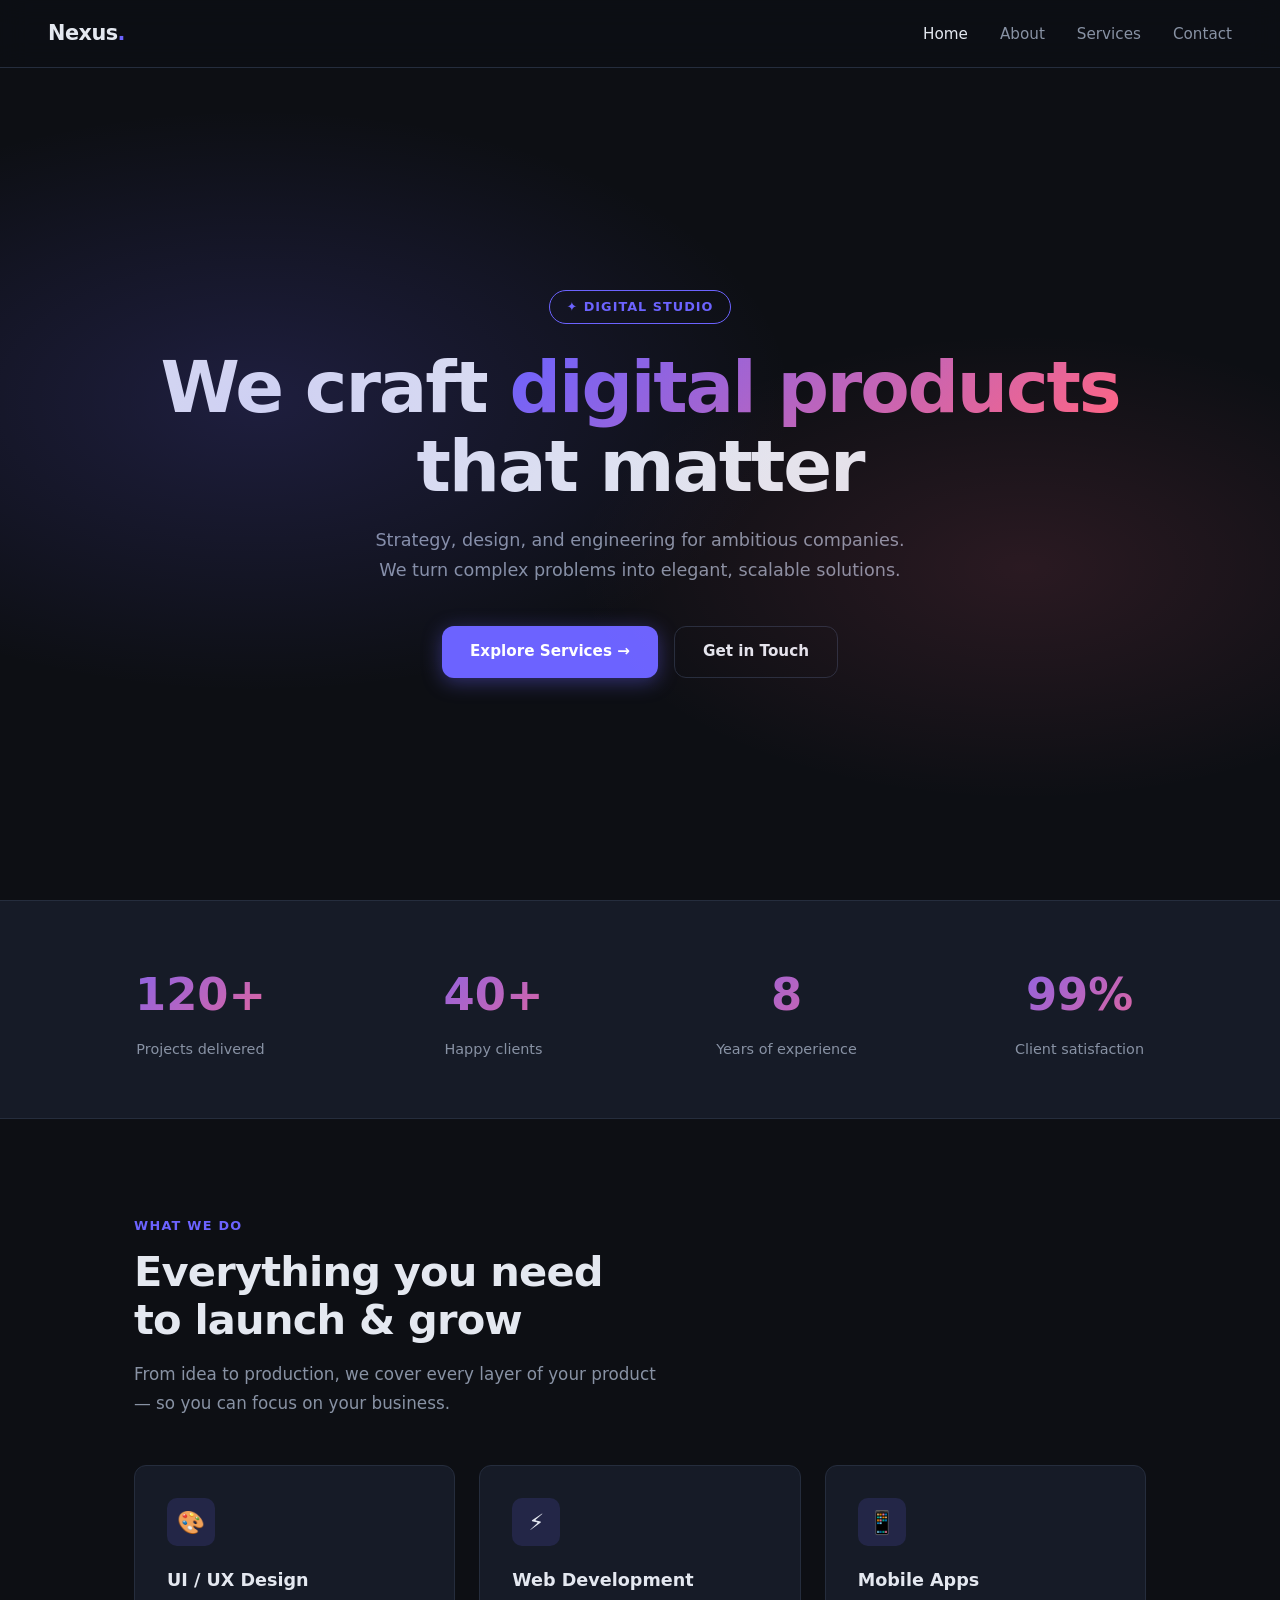
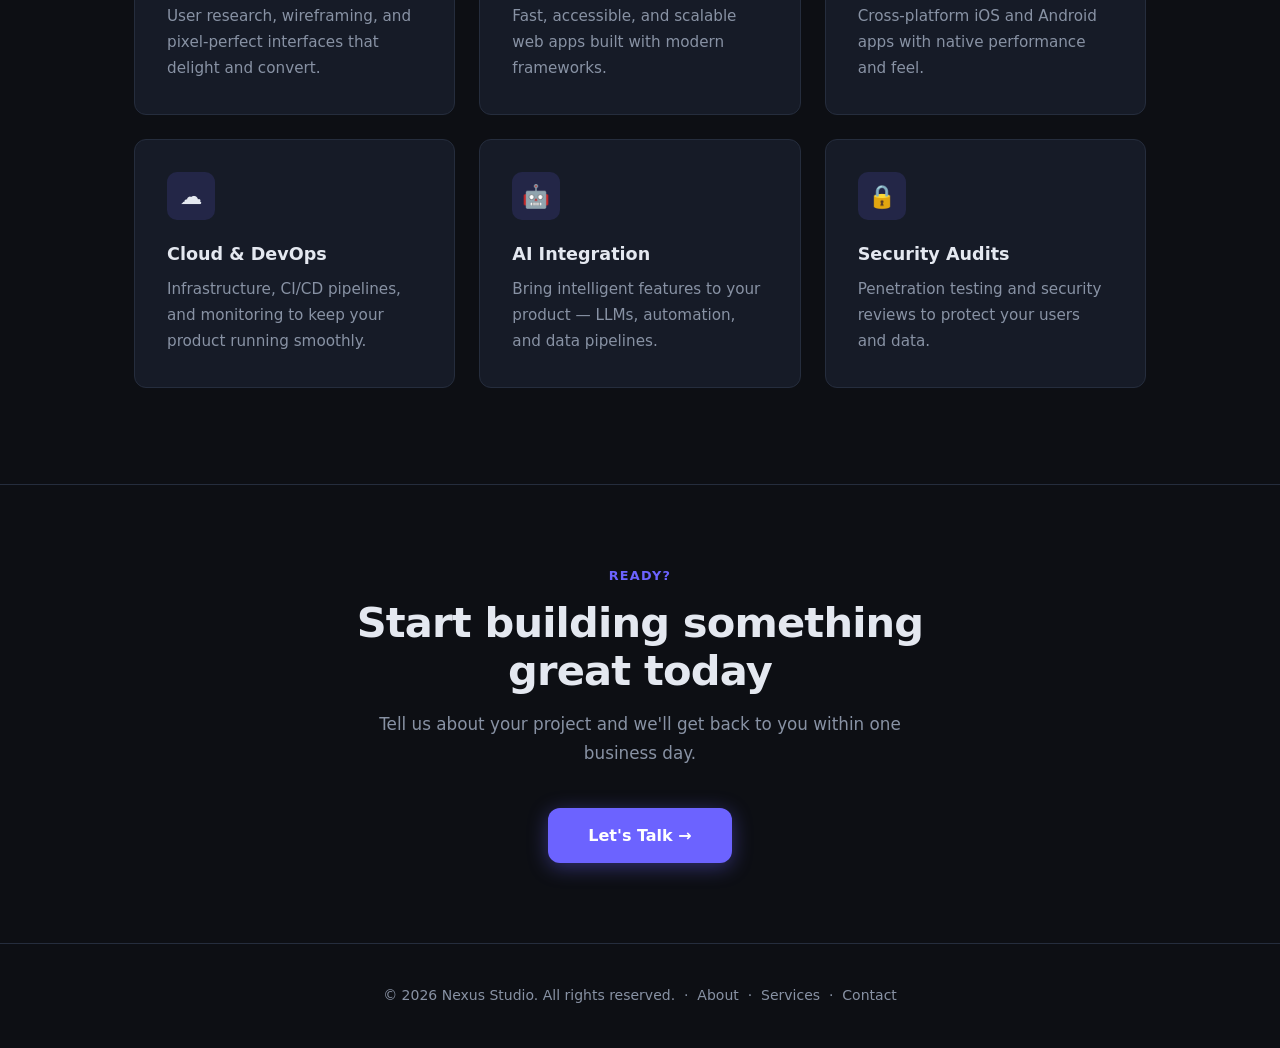
<file: index.html>
<!DOCTYPE html>
<html lang="en">
<head>
  <meta charset="UTF-8" />
  <meta name="viewport" content="width=device-width, initial-scale=1.0" />
  <title>Nexus Studio — Home</title>
  <link rel="stylesheet" href="style.css" />


<!-- Google Tag Manager -->
<script>(function(w,d,s,l,i){w[l]=w[l]||[];w[l].push({'gtm.start':
new Date().getTime(),event:'gtm.js'});var f=d.getElementsByTagName(s)[0],
j=d.createElement(s),dl=l!='dataLayer'?'&l='+l:'';j.async=true;j.src=
'https://www.googletagmanager.com/gtm.js?id='+i+dl;f.parentNode.insertBefore(j,f);
})(window,document,'script','dataLayer','GTM-WT7SDMKH');</script>
<!-- End Google Tag Manager -->


</head>
<body>


<!-- Google Tag Manager (noscript) -->
<noscript><iframe src="https://www.googletagmanager.com/ns.html?id=GTM-WT7SDMKH"
height="0" width="0" style="display:none;visibility:hidden"></iframe></noscript>
<!-- End Google Tag Manager (noscript) -->

<!-- ── Navigation ── -->
<nav>
  <a href="index.html" class="nav-logo">Nexus<span>.</span></a>
  <ul class="nav-links">
    <li><a href="index.html" class="active">Home</a></li>
    <li><a href="about.html">About</a></li>
    <li><a href="services.html">Services</a></li>
    <li><a href="contact.html">Contact</a></li>
  </ul>
  <button class="nav-burger" onclick="toggleMenu()" aria-label="Menu">
    <span></span><span></span><span></span>
  </button>
</nav>

<main>

  <!-- ── Hero ── -->
  <section class="hero">
    <div class="hero-bg"></div>
    <div>
      <div class="hero-badge">✦ Digital Studio</div>
      <h1>We craft <span class="grad">digital products</span><br>that matter</h1>
      <p>Strategy, design, and engineering for ambitious companies. We turn complex problems into elegant, scalable solutions.</p>
      <div class="btn-group">
        <a href="services.html" class="btn btn-primary">Explore Services →</a>
        <a href="contact.html" class="btn btn-outline">Get in Touch</a>
      </div>
    </div>
  </section>

  <!-- ── Stats ── -->
  <div class="stats-band">
    <div class="stats-inner">
      <div>
        <div class="stat-num">120+</div>
        <div class="stat-label">Projects delivered</div>
      </div>
      <div>
        <div class="stat-num">40+</div>
        <div class="stat-label">Happy clients</div>
      </div>
      <div>
        <div class="stat-num">8</div>
        <div class="stat-label">Years of experience</div>
      </div>
      <div>
        <div class="stat-num">99%</div>
        <div class="stat-label">Client satisfaction</div>
      </div>
    </div>
  </div>

  <!-- ── What we do ── -->
  <section class="section">
    <div class="section-label">What we do</div>
    <h2 class="section-title">Everything you need<br>to launch & grow</h2>
    <p class="section-sub">From idea to production, we cover every layer of your product — so you can focus on your business.</p>
    <div class="cards">
      <div class="card">
        <div class="card-icon">🎨</div>
        <h3>UI / UX Design</h3>
        <p>User research, wireframing, and pixel-perfect interfaces that delight and convert.</p>
      </div>
      <div class="card">
        <div class="card-icon">⚡</div>
        <h3>Web Development</h3>
        <p>Fast, accessible, and scalable web apps built with modern frameworks.</p>
      </div>
      <div class="card">
        <div class="card-icon">📱</div>
        <h3>Mobile Apps</h3>
        <p>Cross-platform iOS and Android apps with native performance and feel.</p>
      </div>
      <div class="card">
        <div class="card-icon">☁️</div>
        <h3>Cloud & DevOps</h3>
        <p>Infrastructure, CI/CD pipelines, and monitoring to keep your product running smoothly.</p>
      </div>
      <div class="card">
        <div class="card-icon">🤖</div>
        <h3>AI Integration</h3>
        <p>Bring intelligent features to your product — LLMs, automation, and data pipelines.</p>
      </div>
      <div class="card">
        <div class="card-icon">🔒</div>
        <h3>Security Audits</h3>
        <p>Penetration testing and security reviews to protect your users and data.</p>
      </div>
    </div>
  </section>

  <hr class="divider">

  <!-- ── CTA ── -->
  <section class="section" style="text-align:center; padding-top:5rem; padding-bottom:5rem;">
    <div class="section-label">Ready?</div>
    <h2 class="section-title" style="max-width:600px; margin:0 auto 1rem;">Start building something great today</h2>
    <p class="section-sub" style="margin:0 auto 2.5rem;">Tell us about your project and we'll get back to you within one business day.</p>
    <a href="contact.html" class="btn btn-primary" style="font-size:1rem; padding:.9rem 2.5rem;">Let's Talk →</a>
  </section>

</main>

<footer>
  <p>&copy; 2026 Nexus Studio. All rights reserved. &nbsp;·&nbsp;
    <a href="about.html">About</a> &nbsp;·&nbsp;
    <a href="services.html">Services</a> &nbsp;·&nbsp;
    <a href="contact.html">Contact</a>
  </p>
</footer>

<script>
  function toggleMenu() {
    document.querySelector('.nav-links').classList.toggle('open');
  }
</script>
</body>
</html>
</file>
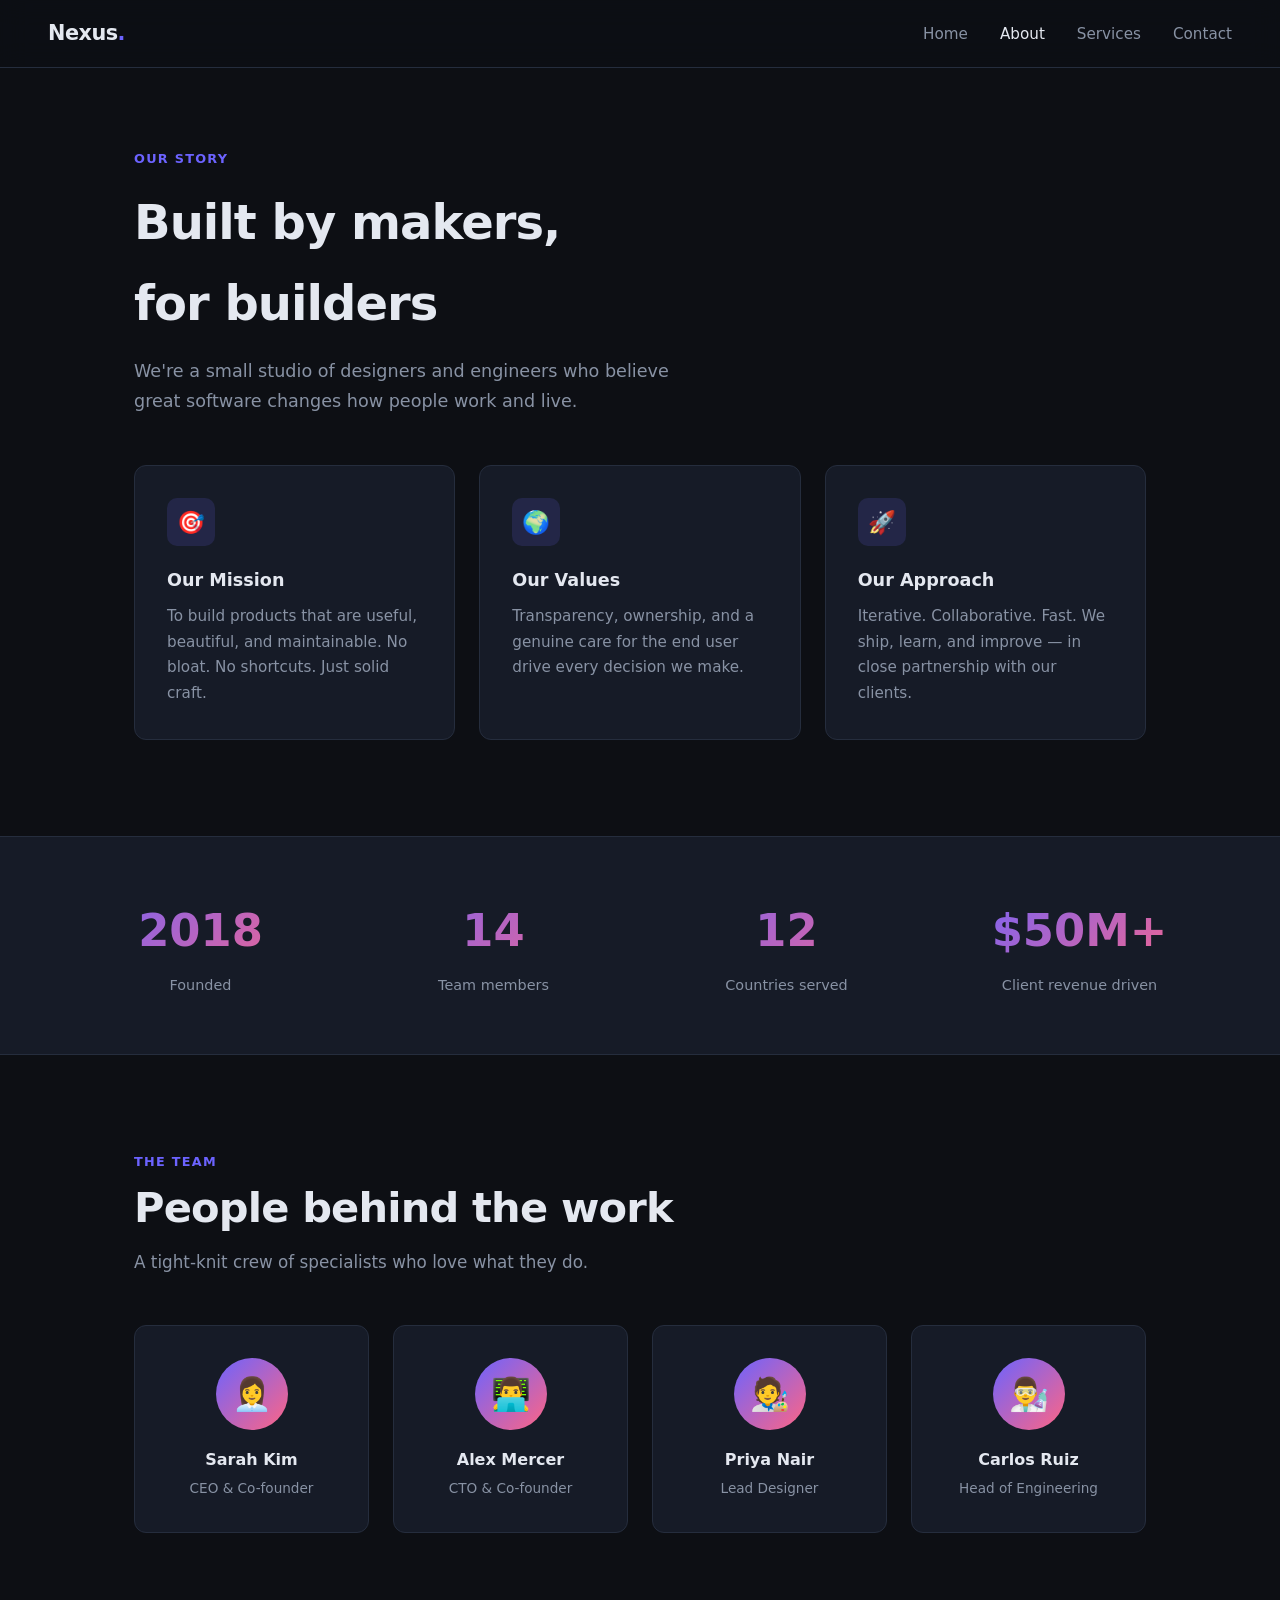
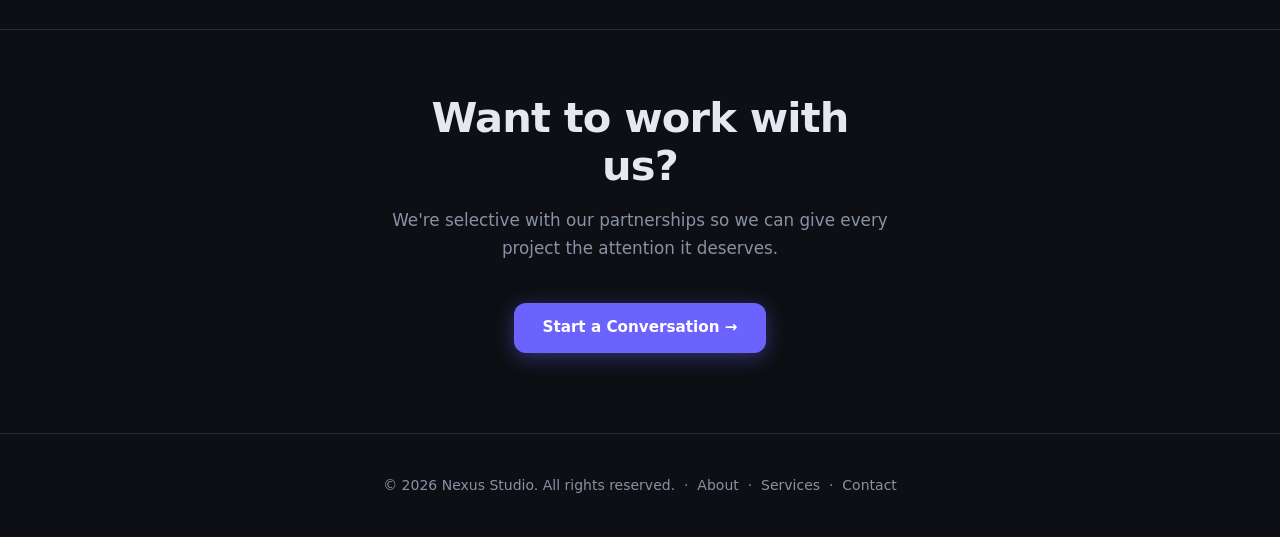
<file: about.html>
<!DOCTYPE html>
<html lang="en">
<head>
  <meta charset="UTF-8" />
  <meta name="viewport" content="width=device-width, initial-scale=1.0" />
  <title>Nexus Studio — About</title>
  <link rel="stylesheet" href="style.css" />
</head>
<body>

<nav>
  <a href="index.html" class="nav-logo">Nexus<span>.</span></a>
  <ul class="nav-links">
    <li><a href="index.html">Home</a></li>
    <li><a href="about.html" class="active">About</a></li>
    <li><a href="services.html">Services</a></li>
    <li><a href="contact.html">Contact</a></li>
  </ul>
  <button class="nav-burger" onclick="toggleMenu()" aria-label="Menu">
    <span></span><span></span><span></span>
  </button>
</nav>

<main>

  <div class="page-hero">
    <div class="section-label">Our story</div>
    <h1>Built by makers,<br>for builders</h1>
    <p>We're a small studio of designers and engineers who believe great software changes how people work and live.</p>
  </div>

  <!-- ── Mission ── -->
  <section class="section" style="padding-top:0">
    <div class="cards" style="grid-template-columns: repeat(auto-fit, minmax(280px,1fr))">
      <div class="card">
        <div class="card-icon">🎯</div>
        <h3>Our Mission</h3>
        <p>To build products that are useful, beautiful, and maintainable. No bloat. No shortcuts. Just solid craft.</p>
      </div>
      <div class="card">
        <div class="card-icon">🌍</div>
        <h3>Our Values</h3>
        <p>Transparency, ownership, and a genuine care for the end user drive every decision we make.</p>
      </div>
      <div class="card">
        <div class="card-icon">🚀</div>
        <h3>Our Approach</h3>
        <p>Iterative. Collaborative. Fast. We ship, learn, and improve — in close partnership with our clients.</p>
      </div>
    </div>
  </section>

  <!-- ── Stats ── -->
  <div class="stats-band">
    <div class="stats-inner">
      <div>
        <div class="stat-num">2018</div>
        <div class="stat-label">Founded</div>
      </div>
      <div>
        <div class="stat-num">14</div>
        <div class="stat-label">Team members</div>
      </div>
      <div>
        <div class="stat-num">12</div>
        <div class="stat-label">Countries served</div>
      </div>
      <div>
        <div class="stat-num">$50M+</div>
        <div class="stat-label">Client revenue driven</div>
      </div>
    </div>
  </div>

  <!-- ── Team ── -->
  <section class="section">
    <div class="section-label">The team</div>
    <h2 class="section-title">People behind the work</h2>
    <p class="section-sub">A tight-knit crew of specialists who love what they do.</p>
    <div class="team-grid">
      <div class="team-card">
        <div class="avatar">👩‍💼</div>
        <h3>Sarah Kim</h3>
        <p>CEO & Co-founder</p>
      </div>
      <div class="team-card">
        <div class="avatar">👨‍💻</div>
        <h3>Alex Mercer</h3>
        <p>CTO & Co-founder</p>
      </div>
      <div class="team-card">
        <div class="avatar">🧑‍🎨</div>
        <h3>Priya Nair</h3>
        <p>Lead Designer</p>
      </div>
      <div class="team-card">
        <div class="avatar">👨‍🔬</div>
        <h3>Carlos Ruiz</h3>
        <p>Head of Engineering</p>
      </div>
    </div>
  </section>

  <hr class="divider">

  <!-- ── CTA ── -->
  <section class="section" style="text-align:center; padding-top:4rem; padding-bottom:5rem;">
    <h2 class="section-title" style="max-width:500px; margin:0 auto 1rem;">Want to work with us?</h2>
    <p class="section-sub" style="margin:0 auto 2.5rem;">We're selective with our partnerships so we can give every project the attention it deserves.</p>
    <a href="contact.html" class="btn btn-primary">Start a Conversation →</a>
  </section>

</main>

<footer>
  <p>&copy; 2026 Nexus Studio. All rights reserved. &nbsp;·&nbsp;
    <a href="about.html">About</a> &nbsp;·&nbsp;
    <a href="services.html">Services</a> &nbsp;·&nbsp;
    <a href="contact.html">Contact</a>
  </p>
</footer>

<script>
  function toggleMenu() {
    document.querySelector('.nav-links').classList.toggle('open');
  }
</script>
</body>
</html>
</file>
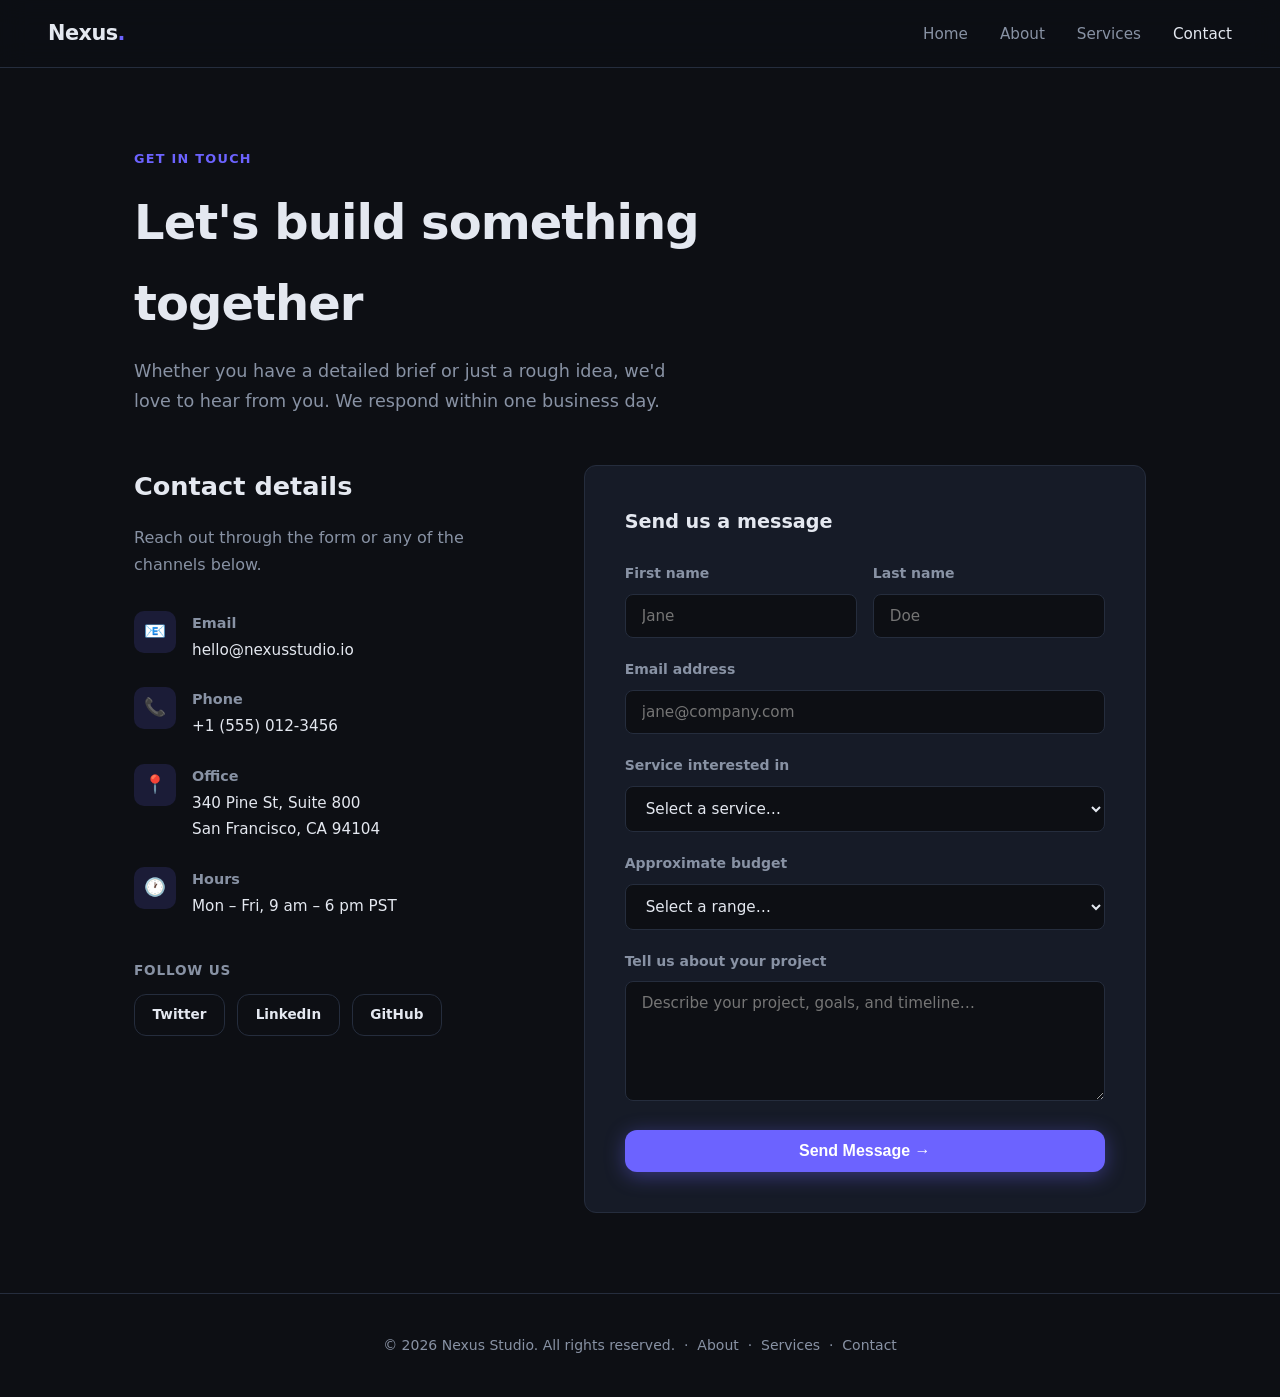
<file: contact.html>
<!DOCTYPE html>
<html lang="en">
<head>
  <meta charset="UTF-8" />
  <meta name="viewport" content="width=device-width, initial-scale=1.0" />
  <title>Nexus Studio — Contact</title>
  <link rel="stylesheet" href="style.css" />
</head>
<body>

<nav>
  <a href="index.html" class="nav-logo">Nexus<span>.</span></a>
  <ul class="nav-links">
    <li><a href="index.html">Home</a></li>
    <li><a href="about.html">About</a></li>
    <li><a href="services.html">Services</a></li>
    <li><a href="contact.html" class="active">Contact</a></li>
  </ul>
  <button class="nav-burger" onclick="toggleMenu()" aria-label="Menu">
    <span></span><span></span><span></span>
  </button>
</nav>

<main>

  <div class="page-hero">
    <div class="section-label">Get in touch</div>
    <h1>Let's build something<br>together</h1>
    <p>Whether you have a detailed brief or just a rough idea, we'd love to hear from you. We respond within one business day.</p>
  </div>

  <section class="section" style="padding-top:0; padding-bottom:5rem">
    <div class="contact-grid">

      <!-- Contact Info -->
      <div class="contact-info">
        <h2>Contact details</h2>
        <p>Reach out through the form or any of the channels below.</p>

        <div class="contact-item">
          <div class="contact-item-icon">📧</div>
          <div>
            <h4>Email</h4>
            <p>hello@nexusstudio.io</p>
          </div>
        </div>

        <div class="contact-item">
          <div class="contact-item-icon">📞</div>
          <div>
            <h4>Phone</h4>
            <p>+1 (555) 012-3456</p>
          </div>
        </div>

        <div class="contact-item">
          <div class="contact-item-icon">📍</div>
          <div>
            <h4>Office</h4>
            <p>340 Pine St, Suite 800<br>San Francisco, CA 94104</p>
          </div>
        </div>

        <div class="contact-item">
          <div class="contact-item-icon">🕐</div>
          <div>
            <h4>Hours</h4>
            <p>Mon – Fri, 9 am – 6 pm PST</p>
          </div>
        </div>

        <div style="margin-top:2.5rem">
          <div style="color:var(--muted); font-size:.85rem; font-weight:600; margin-bottom:.75rem; letter-spacing:.06em; text-transform:uppercase">Follow us</div>
          <div style="display:flex; gap:.75rem; flex-wrap:wrap">
            <a href="#" class="btn btn-outline" style="padding:.5rem 1.1rem; font-size:.85rem">Twitter</a>
            <a href="#" class="btn btn-outline" style="padding:.5rem 1.1rem; font-size:.85rem">LinkedIn</a>
            <a href="#" class="btn btn-outline" style="padding:.5rem 1.1rem; font-size:.85rem">GitHub</a>
          </div>
        </div>
      </div>

      <!-- Form -->
      <div class="form-card">
        <h3 style="font-size:1.2rem; font-weight:700; margin-bottom:1.5rem">Send us a message</h3>
        <form onsubmit="handleSubmit(event)">
          <div style="display:grid; grid-template-columns:1fr 1fr; gap:1rem">
            <div class="form-group">
              <label for="fname">First name</label>
              <input type="text" id="fname" placeholder="Jane" required />
            </div>
            <div class="form-group">
              <label for="lname">Last name</label>
              <input type="text" id="lname" placeholder="Doe" required />
            </div>
          </div>
          <div class="form-group">
            <label for="email">Email address</label>
            <input type="email" id="email" placeholder="jane@company.com" required />
          </div>
          <div class="form-group">
            <label for="service">Service interested in</label>
            <select id="service">
              <option value="">Select a service…</option>
              <option>UI / UX Design</option>
              <option>Web Development</option>
              <option>Mobile App</option>
              <option>AI Integration</option>
              <option>Other</option>
            </select>
          </div>
          <div class="form-group">
            <label for="budget">Approximate budget</label>
            <select id="budget">
              <option value="">Select a range…</option>
              <option>Under $5,000</option>
              <option>$5,000 – $15,000</option>
              <option>$15,000 – $50,000</option>
              <option>$50,000+</option>
            </select>
          </div>
          <div class="form-group">
            <label for="message">Tell us about your project</label>
            <textarea id="message" placeholder="Describe your project, goals, and timeline…" required></textarea>
          </div>
          <button type="submit" class="btn btn-primary" style="width:100%; justify-content:center; font-size:1rem">Send Message →</button>
        </form>
        <div id="success-msg" style="display:none; margin-top:1.5rem; padding:1rem 1.25rem; background:rgba(108,99,255,.1); border:1px solid var(--accent); border-radius:8px; color:var(--accent); font-weight:600; text-align:center">
          ✓ Message sent! We'll be in touch within one business day.
        </div>
      </div>

    </div>
  </section>

</main>

<footer>
  <p>&copy; 2026 Nexus Studio. All rights reserved. &nbsp;·&nbsp;
    <a href="about.html">About</a> &nbsp;·&nbsp;
    <a href="services.html">Services</a> &nbsp;·&nbsp;
    <a href="contact.html">Contact</a>
  </p>
</footer>

<script>
  function toggleMenu() {
    document.querySelector('.nav-links').classList.toggle('open');
  }

  function handleSubmit(e) {
    e.preventDefault();
    e.target.style.display = 'none';
    document.getElementById('success-msg').style.display = 'block';
  }
</script>
</body>
</html>
</file>
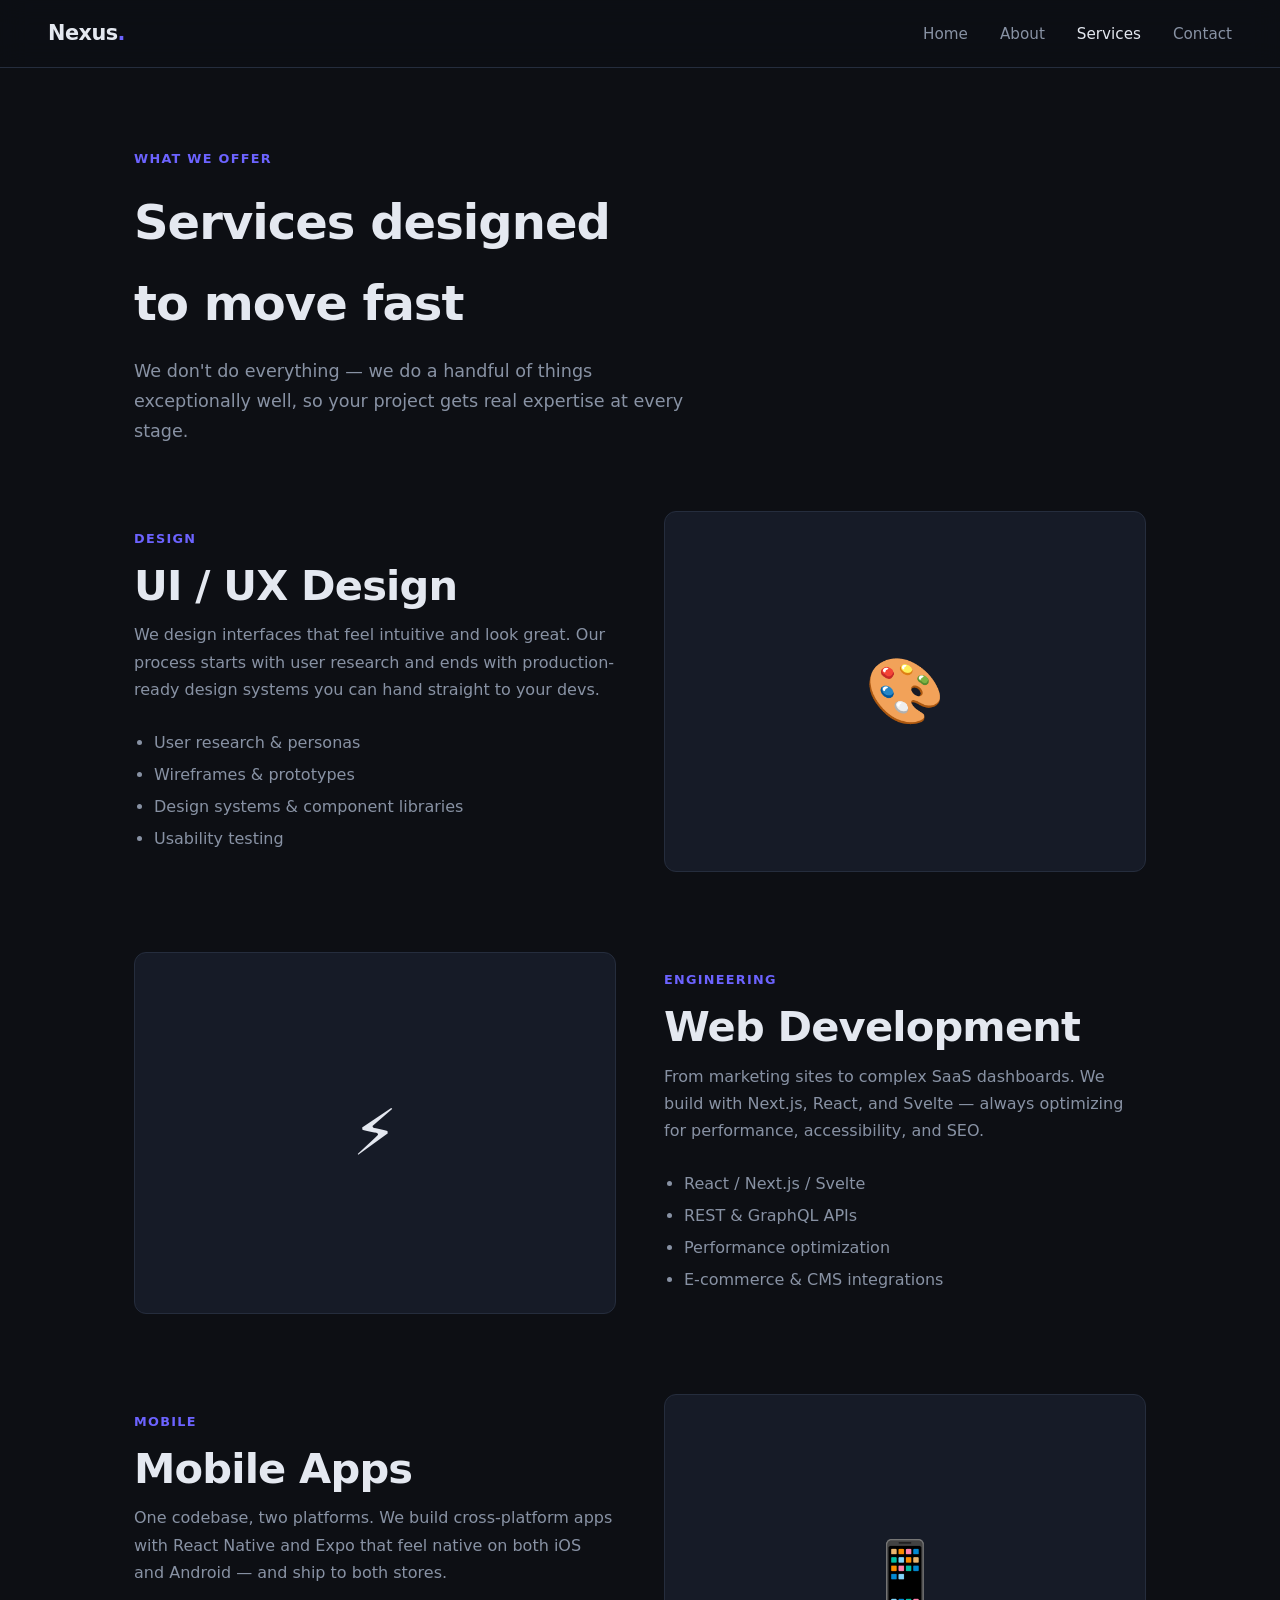
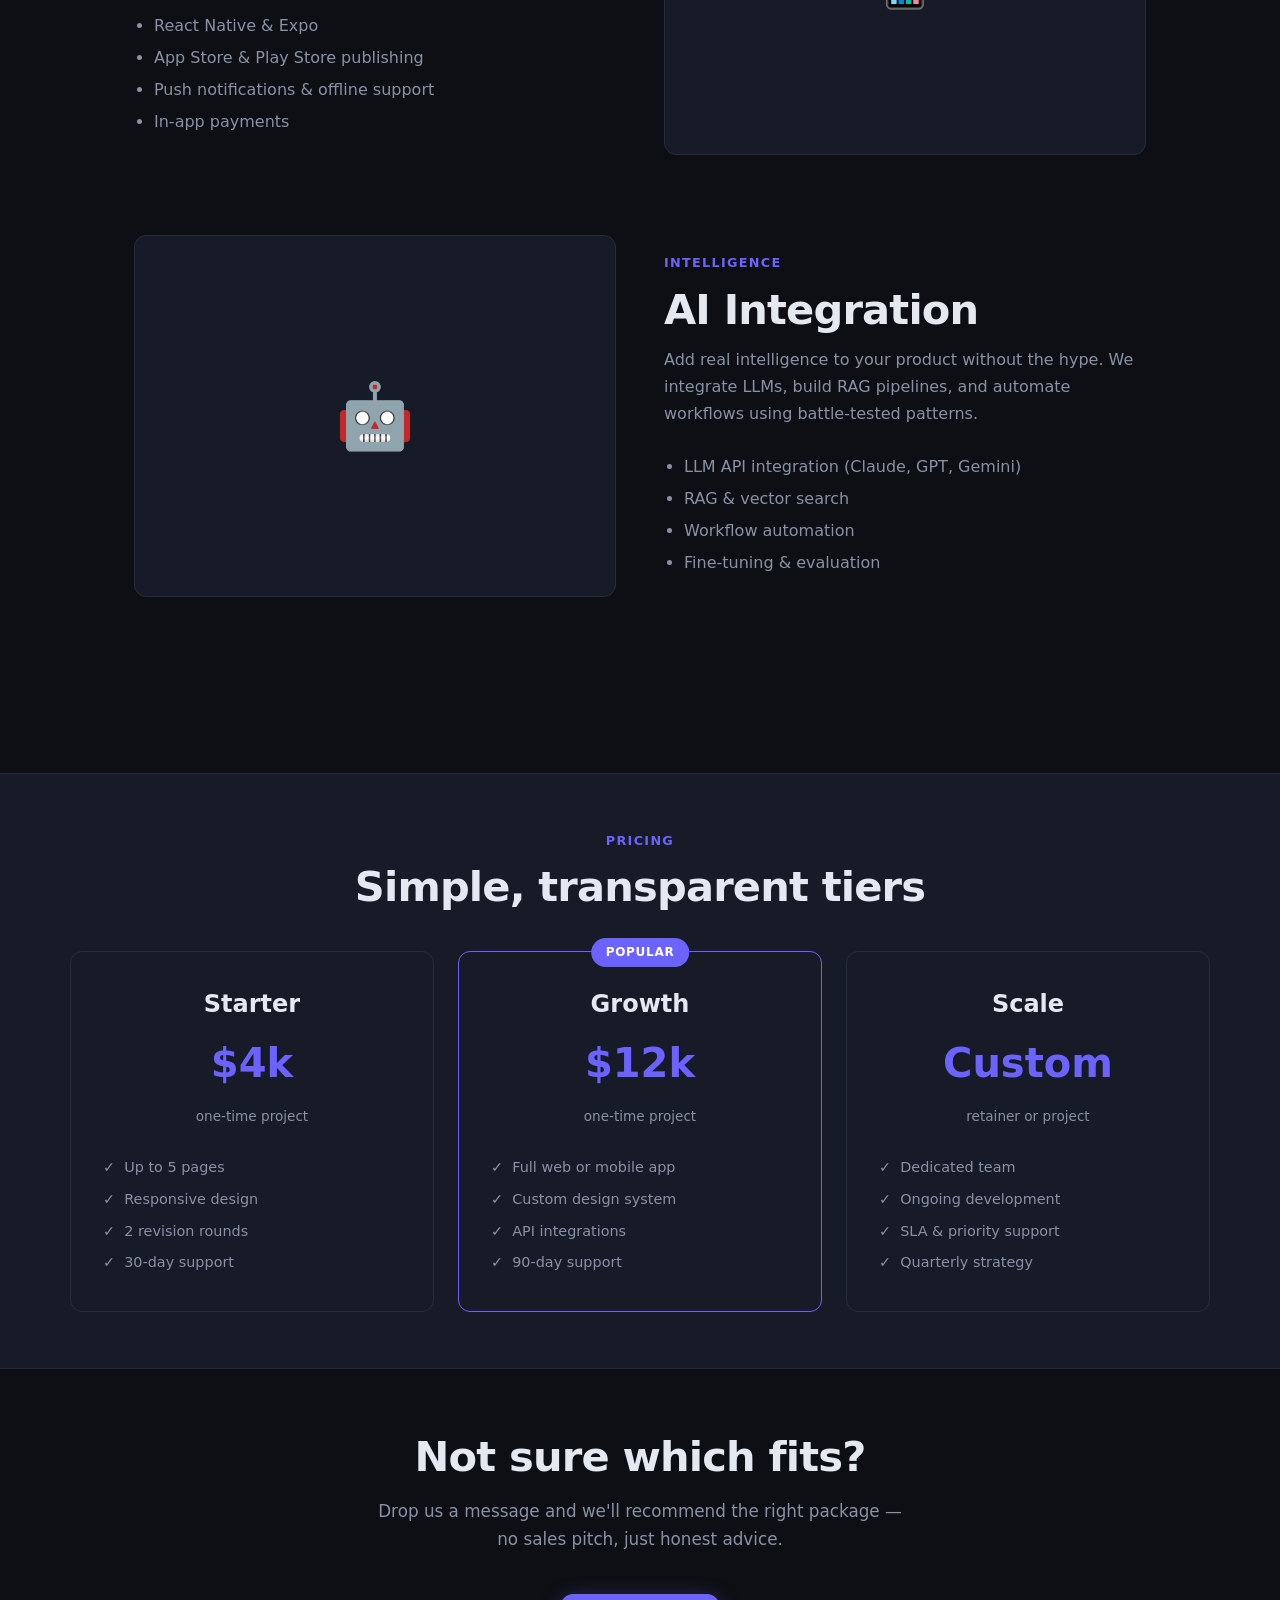
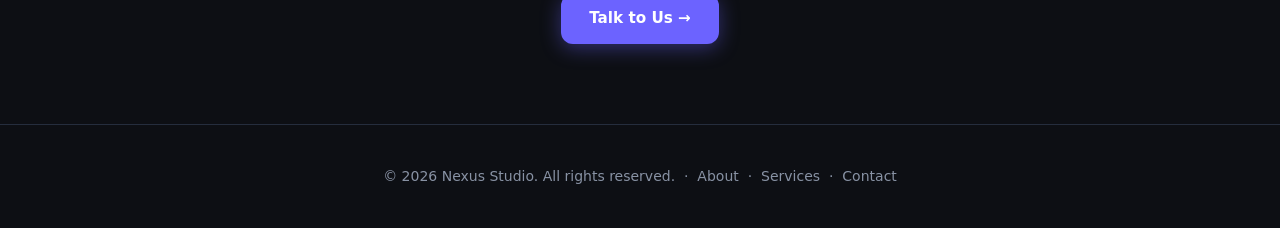
<file: services.html>
<!DOCTYPE html>
<html lang="en">
<head>
  <meta charset="UTF-8" />
  <meta name="viewport" content="width=device-width, initial-scale=1.0" />
  <title>Nexus Studio — Services</title>
  <link rel="stylesheet" href="style.css" />
</head>
<body>

<nav>
  <a href="index.html" class="nav-logo">Nexus<span>.</span></a>
  <ul class="nav-links">
    <li><a href="index.html">Home</a></li>
    <li><a href="about.html">About</a></li>
    <li><a href="services.html" class="active">Services</a></li>
    <li><a href="contact.html">Contact</a></li>
  </ul>
  <button class="nav-burger" onclick="toggleMenu()" aria-label="Menu">
    <span></span><span></span><span></span>
  </button>
</nav>

<main>

  <div class="page-hero">
    <div class="section-label">What we offer</div>
    <h1>Services designed<br>to move fast</h1>
    <p>We don't do everything — we do a handful of things exceptionally well, so your project gets real expertise at every stage.</p>
  </div>

  <section class="section" style="padding-top:1rem">

    <!-- Design -->
    <div class="service-row">
      <div>
        <div class="section-label">Design</div>
        <h2 class="section-title" style="margin-bottom:.75rem">UI / UX Design</h2>
        <p style="color:var(--muted); margin-bottom:1.5rem">We design interfaces that feel intuitive and look great. Our process starts with user research and ends with production-ready design systems you can hand straight to your devs.</p>
        <ul style="color:var(--muted); padding-left:1.25rem; line-height:2">
          <li>User research &amp; personas</li>
          <li>Wireframes &amp; prototypes</li>
          <li>Design systems &amp; component libraries</li>
          <li>Usability testing</li>
        </ul>
      </div>
      <div class="service-visual">🎨</div>
    </div>

    <!-- Web Dev -->
    <div class="service-row reverse">
      <div>
        <div class="section-label">Engineering</div>
        <h2 class="section-title" style="margin-bottom:.75rem">Web Development</h2>
        <p style="color:var(--muted); margin-bottom:1.5rem">From marketing sites to complex SaaS dashboards. We build with Next.js, React, and Svelte — always optimizing for performance, accessibility, and SEO.</p>
        <ul style="color:var(--muted); padding-left:1.25rem; line-height:2">
          <li>React / Next.js / Svelte</li>
          <li>REST &amp; GraphQL APIs</li>
          <li>Performance optimization</li>
          <li>E-commerce &amp; CMS integrations</li>
        </ul>
      </div>
      <div class="service-visual">⚡</div>
    </div>

    <!-- Mobile -->
    <div class="service-row">
      <div>
        <div class="section-label">Mobile</div>
        <h2 class="section-title" style="margin-bottom:.75rem">Mobile Apps</h2>
        <p style="color:var(--muted); margin-bottom:1.5rem">One codebase, two platforms. We build cross-platform apps with React Native and Expo that feel native on both iOS and Android — and ship to both stores.</p>
        <ul style="color:var(--muted); padding-left:1.25rem; line-height:2">
          <li>React Native &amp; Expo</li>
          <li>App Store &amp; Play Store publishing</li>
          <li>Push notifications &amp; offline support</li>
          <li>In-app payments</li>
        </ul>
      </div>
      <div class="service-visual">📱</div>
    </div>

    <!-- AI -->
    <div class="service-row reverse">
      <div>
        <div class="section-label">Intelligence</div>
        <h2 class="section-title" style="margin-bottom:.75rem">AI Integration</h2>
        <p style="color:var(--muted); margin-bottom:1.5rem">Add real intelligence to your product without the hype. We integrate LLMs, build RAG pipelines, and automate workflows using battle-tested patterns.</p>
        <ul style="color:var(--muted); padding-left:1.25rem; line-height:2">
          <li>LLM API integration (Claude, GPT, Gemini)</li>
          <li>RAG &amp; vector search</li>
          <li>Workflow automation</li>
          <li>Fine-tuning &amp; evaluation</li>
        </ul>
      </div>
      <div class="service-visual">🤖</div>
    </div>

  </section>

  <!-- Pricing tiers -->
  <div class="stats-band">
    <div style="max-width:1140px; margin:0 auto">
      <div style="text-align:center; margin-bottom:2.5rem">
        <div class="section-label">Pricing</div>
        <h2 class="section-title">Simple, transparent tiers</h2>
      </div>
      <div class="cards" style="grid-template-columns: repeat(auto-fit, minmax(240px,1fr))">
        <div class="card" style="text-align:center">
          <div style="font-size:1.5rem; font-weight:800; margin-bottom:.25rem">Starter</div>
          <div style="font-size:2.5rem; font-weight:900; color:var(--accent); margin-bottom:.5rem">$4k</div>
          <div style="color:var(--muted); font-size:.85rem; margin-bottom:1.5rem">one-time project</div>
          <ul style="color:var(--muted); font-size:.9rem; list-style:none; line-height:2.2; text-align:left">
            <li>✓ &nbsp;Up to 5 pages</li>
            <li>✓ &nbsp;Responsive design</li>
            <li>✓ &nbsp;2 revision rounds</li>
            <li>✓ &nbsp;30-day support</li>
          </ul>
        </div>
        <div class="card" style="text-align:center; border-color:var(--accent); position:relative">
          <div style="position:absolute;top:-14px;left:50%;transform:translateX(-50%);background:var(--accent);color:#fff;font-size:.75rem;font-weight:700;padding:.25rem .9rem;border-radius:99px;letter-spacing:.06em">POPULAR</div>
          <div style="font-size:1.5rem; font-weight:800; margin-bottom:.25rem">Growth</div>
          <div style="font-size:2.5rem; font-weight:900; color:var(--accent); margin-bottom:.5rem">$12k</div>
          <div style="color:var(--muted); font-size:.85rem; margin-bottom:1.5rem">one-time project</div>
          <ul style="color:var(--muted); font-size:.9rem; list-style:none; line-height:2.2; text-align:left">
            <li>✓ &nbsp;Full web or mobile app</li>
            <li>✓ &nbsp;Custom design system</li>
            <li>✓ &nbsp;API integrations</li>
            <li>✓ &nbsp;90-day support</li>
          </ul>
        </div>
        <div class="card" style="text-align:center">
          <div style="font-size:1.5rem; font-weight:800; margin-bottom:.25rem">Scale</div>
          <div style="font-size:2.5rem; font-weight:900; color:var(--accent); margin-bottom:.5rem">Custom</div>
          <div style="color:var(--muted); font-size:.85rem; margin-bottom:1.5rem">retainer or project</div>
          <ul style="color:var(--muted); font-size:.9rem; list-style:none; line-height:2.2; text-align:left">
            <li>✓ &nbsp;Dedicated team</li>
            <li>✓ &nbsp;Ongoing development</li>
            <li>✓ &nbsp;SLA &amp; priority support</li>
            <li>✓ &nbsp;Quarterly strategy</li>
          </ul>
        </div>
      </div>
    </div>
  </div>

  <section class="section" style="text-align:center; padding-top:4rem; padding-bottom:5rem;">
    <h2 class="section-title" style="max-width:500px; margin:0 auto 1rem;">Not sure which fits?</h2>
    <p class="section-sub" style="margin:0 auto 2.5rem;">Drop us a message and we'll recommend the right package — no sales pitch, just honest advice.</p>
    <a href="contact.html" class="btn btn-primary">Talk to Us →</a>
  </section>

</main>

<footer>
  <p>&copy; 2026 Nexus Studio. All rights reserved. &nbsp;·&nbsp;
    <a href="about.html">About</a> &nbsp;·&nbsp;
    <a href="services.html">Services</a> &nbsp;·&nbsp;
    <a href="contact.html">Contact</a>
  </p>
</footer>

<script>
  function toggleMenu() {
    document.querySelector('.nav-links').classList.toggle('open');
  }
</script>
</body>
</html>
</file>
<file: style.css>
/* ── Reset & Base ── */
*, *::before, *::after { box-sizing: border-box; margin: 0; padding: 0; }

:root {
  --bg:        #0d0f14;
  --surface:   #161b27;
  --border:    #252d3d;
  --accent:    #6c63ff;
  --accent2:   #ff6584;
  --text:      #e4e8f0;
  --muted:     #8892a4;
  --radius:    12px;
  --nav-h:     68px;
  font-size:   16px;
}

html { scroll-behavior: smooth; }

body {
  font-family: 'Segoe UI', system-ui, sans-serif;
  background: var(--bg);
  color: var(--text);
  line-height: 1.7;
  min-height: 100vh;
}

a { color: var(--accent); text-decoration: none; }
a:hover { text-decoration: underline; }
img { max-width: 100%; }

/* ── Navigation ── */
nav {
  position: fixed;
  top: 0; left: 0; right: 0;
  height: var(--nav-h);
  background: rgba(13,15,20,.85);
  backdrop-filter: blur(14px);
  border-bottom: 1px solid var(--border);
  z-index: 100;
  display: flex;
  align-items: center;
  justify-content: space-between;
  padding: 0 clamp(1.25rem, 5vw, 3rem);
}

.nav-logo {
  font-size: 1.3rem;
  font-weight: 700;
  color: var(--text);
  letter-spacing: -.5px;
}
.nav-logo span { color: var(--accent); }

.nav-links {
  display: flex;
  gap: 2rem;
  list-style: none;
}
.nav-links a {
  color: var(--muted);
  font-size: .95rem;
  font-weight: 500;
  transition: color .2s;
}
.nav-links a:hover,
.nav-links a.active { color: var(--text); text-decoration: none; }

.nav-burger {
  display: none;
  flex-direction: column;
  gap: 5px;
  cursor: pointer;
  background: none;
  border: none;
  padding: 4px;
}
.nav-burger span {
  display: block;
  width: 24px; height: 2px;
  background: var(--text);
  border-radius: 2px;
  transition: transform .3s, opacity .3s;
}

/* ── Page wrapper ── */
main { padding-top: var(--nav-h); }

/* ── Hero ── */
.hero {
  min-height: calc(100vh - var(--nav-h));
  display: grid;
  place-items: center;
  text-align: center;
  padding: 4rem clamp(1.25rem, 6vw, 4rem);
  position: relative;
  overflow: hidden;
}

.hero-bg {
  position: absolute; inset: 0;
  background:
    radial-gradient(ellipse 60% 50% at 20% 40%, rgba(108,99,255,.18) 0%, transparent 70%),
    radial-gradient(ellipse 50% 40% at 80% 60%, rgba(255,101,132,.12) 0%, transparent 70%);
  pointer-events: none;
}

.hero-badge {
  display: inline-block;
  padding: .3rem 1rem;
  border-radius: 99px;
  border: 1px solid var(--accent);
  color: var(--accent);
  font-size: .8rem;
  font-weight: 600;
  letter-spacing: .08em;
  text-transform: uppercase;
  margin-bottom: 1.5rem;
}

.hero h1 {
  font-size: clamp(2.4rem, 6vw, 4.5rem);
  font-weight: 800;
  line-height: 1.1;
  letter-spacing: -.03em;
  margin-bottom: 1.25rem;
}
.hero h1 .grad {
  background: linear-gradient(135deg, var(--accent), var(--accent2));
  -webkit-background-clip: text;
  -webkit-text-fill-color: transparent;
  background-clip: text;
}

.hero p {
  max-width: 560px;
  margin: 0 auto 2.5rem;
  color: var(--muted);
  font-size: 1.1rem;
}

.btn-group { display: flex; gap: 1rem; flex-wrap: wrap; justify-content: center; }

.btn {
  display: inline-flex;
  align-items: center;
  gap: .45rem;
  padding: .75rem 1.75rem;
  border-radius: var(--radius);
  font-weight: 600;
  font-size: .95rem;
  cursor: pointer;
  transition: transform .15s, box-shadow .2s;
  border: none;
}
.btn:hover { transform: translateY(-2px); text-decoration: none; }

.btn-primary {
  background: var(--accent);
  color: #fff;
  box-shadow: 0 4px 20px rgba(108,99,255,.4);
}
.btn-primary:hover { box-shadow: 0 6px 28px rgba(108,99,255,.55); }

.btn-outline {
  background: transparent;
  color: var(--text);
  border: 1px solid var(--border);
}
.btn-outline:hover { border-color: var(--accent); color: var(--accent); }

/* ── Section ── */
.section {
  padding: 6rem clamp(1.25rem, 6vw, 4rem);
  max-width: 1140px;
  margin: 0 auto;
}

.section-label {
  color: var(--accent);
  font-size: .8rem;
  font-weight: 700;
  letter-spacing: .1em;
  text-transform: uppercase;
  margin-bottom: .75rem;
}

.section-title {
  font-size: clamp(1.8rem, 3.5vw, 2.6rem);
  font-weight: 800;
  letter-spacing: -.02em;
  margin-bottom: 1rem;
  line-height: 1.15;
}

.section-sub {
  color: var(--muted);
  max-width: 540px;
  font-size: 1.05rem;
  margin-bottom: 3rem;
}

/* ── Cards grid ── */
.cards {
  display: grid;
  grid-template-columns: repeat(auto-fit, minmax(260px, 1fr));
  gap: 1.5rem;
}

.card {
  background: var(--surface);
  border: 1px solid var(--border);
  border-radius: var(--radius);
  padding: 2rem;
  transition: transform .2s, border-color .2s, box-shadow .2s;
}
.card:hover {
  transform: translateY(-4px);
  border-color: var(--accent);
  box-shadow: 0 8px 32px rgba(108,99,255,.12);
}

.card-icon {
  width: 48px; height: 48px;
  border-radius: 10px;
  background: rgba(108,99,255,.15);
  display: grid;
  place-items: center;
  font-size: 1.4rem;
  margin-bottom: 1.25rem;
}

.card h3 {
  font-size: 1.1rem;
  font-weight: 700;
  margin-bottom: .5rem;
}
.card p { color: var(--muted); font-size: .95rem; }

/* ── Stats band ── */
.stats-band {
  background: var(--surface);
  border-top: 1px solid var(--border);
  border-bottom: 1px solid var(--border);
  padding: 3.5rem clamp(1.25rem, 6vw, 4rem);
}
.stats-inner {
  max-width: 1140px;
  margin: 0 auto;
  display: grid;
  grid-template-columns: repeat(auto-fit, minmax(160px, 1fr));
  gap: 2rem;
  text-align: center;
}
.stat-num {
  font-size: 2.8rem;
  font-weight: 800;
  background: linear-gradient(135deg, var(--accent), var(--accent2));
  -webkit-background-clip: text;
  -webkit-text-fill-color: transparent;
  background-clip: text;
}
.stat-label { color: var(--muted); font-size: .9rem; margin-top: .25rem; }

/* ── Team / About ── */
.team-grid {
  display: grid;
  grid-template-columns: repeat(auto-fit, minmax(220px, 1fr));
  gap: 1.5rem;
}
.team-card {
  background: var(--surface);
  border: 1px solid var(--border);
  border-radius: var(--radius);
  padding: 2rem;
  text-align: center;
  transition: transform .2s, border-color .2s;
}
.team-card:hover { transform: translateY(-4px); border-color: var(--accent); }
.avatar {
  width: 72px; height: 72px;
  border-radius: 50%;
  display: grid;
  place-items: center;
  font-size: 2rem;
  margin: 0 auto 1rem;
  background: linear-gradient(135deg, var(--accent), var(--accent2));
}
.team-card h3 { font-size: 1rem; font-weight: 700; margin-bottom: .25rem; }
.team-card p { color: var(--muted); font-size: .85rem; }

/* ── Services page ── */
.service-row {
  display: grid;
  grid-template-columns: 1fr 1fr;
  gap: 3rem;
  align-items: center;
  margin-bottom: 5rem;
}
.service-row.reverse { direction: rtl; }
.service-row.reverse > * { direction: ltr; }

.service-visual {
  background: var(--surface);
  border: 1px solid var(--border);
  border-radius: var(--radius);
  aspect-ratio: 4/3;
  display: grid;
  place-items: center;
  font-size: 4rem;
}

/* ── Contact ── */
.contact-grid {
  display: grid;
  grid-template-columns: 1fr 1.4fr;
  gap: 3rem;
  align-items: start;
}

.contact-info h2 { font-size: 1.6rem; font-weight: 700; margin-bottom: 1rem; }
.contact-info p { color: var(--muted); margin-bottom: 2rem; }

.contact-item {
  display: flex;
  align-items: flex-start;
  gap: 1rem;
  margin-bottom: 1.5rem;
}
.contact-item-icon {
  width: 42px; height: 42px;
  background: rgba(108,99,255,.15);
  border-radius: 10px;
  display: grid;
  place-items: center;
  font-size: 1.1rem;
  flex-shrink: 0;
}
.contact-item h4 { font-size: .9rem; color: var(--muted); margin-bottom: .15rem; }
.contact-item p { color: var(--text); font-size: .95rem; margin: 0; }

.form-card {
  background: var(--surface);
  border: 1px solid var(--border);
  border-radius: var(--radius);
  padding: 2.5rem;
}

.form-group { margin-bottom: 1.25rem; }
.form-group label {
  display: block;
  font-size: .875rem;
  font-weight: 600;
  margin-bottom: .5rem;
  color: var(--muted);
}
.form-group input,
.form-group textarea,
.form-group select {
  width: 100%;
  background: var(--bg);
  border: 1px solid var(--border);
  border-radius: 8px;
  padding: .75rem 1rem;
  color: var(--text);
  font-size: .95rem;
  font-family: inherit;
  outline: none;
  transition: border-color .2s, box-shadow .2s;
}
.form-group input:focus,
.form-group textarea:focus,
.form-group select:focus {
  border-color: var(--accent);
  box-shadow: 0 0 0 3px rgba(108,99,255,.15);
}
.form-group textarea { resize: vertical; min-height: 120px; }

/* ── Page hero (inner pages) ── */
.page-hero {
  padding: 5rem clamp(1.25rem, 6vw, 4rem) 3rem;
  max-width: 1140px;
  margin: 0 auto;
}
.page-hero h1 {
  font-size: clamp(2rem, 4vw, 3rem);
  font-weight: 800;
  letter-spacing: -.02em;
  margin-bottom: .75rem;
}
.page-hero p { color: var(--muted); font-size: 1.1rem; max-width: 560px; }

/* ── Footer ── */
footer {
  border-top: 1px solid var(--border);
  padding: 2.5rem clamp(1.25rem, 5vw, 3rem);
  text-align: center;
  color: var(--muted);
  font-size: .875rem;
}
footer a { color: var(--muted); }
footer a:hover { color: var(--text); }

/* ── Divider ── */
.divider {
  border: none;
  border-top: 1px solid var(--border);
  margin: 0;
}

/* ── Responsive ── */
@media (max-width: 720px) {
  .nav-links { display: none; flex-direction: column; }
  .nav-links.open {
    display: flex;
    position: absolute;
    top: var(--nav-h); left: 0; right: 0;
    background: var(--surface);
    border-bottom: 1px solid var(--border);
    padding: 1.5rem;
    gap: 1.25rem;
  }
  .nav-burger { display: flex; }

  .service-row { grid-template-columns: 1fr; }
  .service-row.reverse { direction: ltr; }
  .contact-grid { grid-template-columns: 1fr; }
}
</file>
